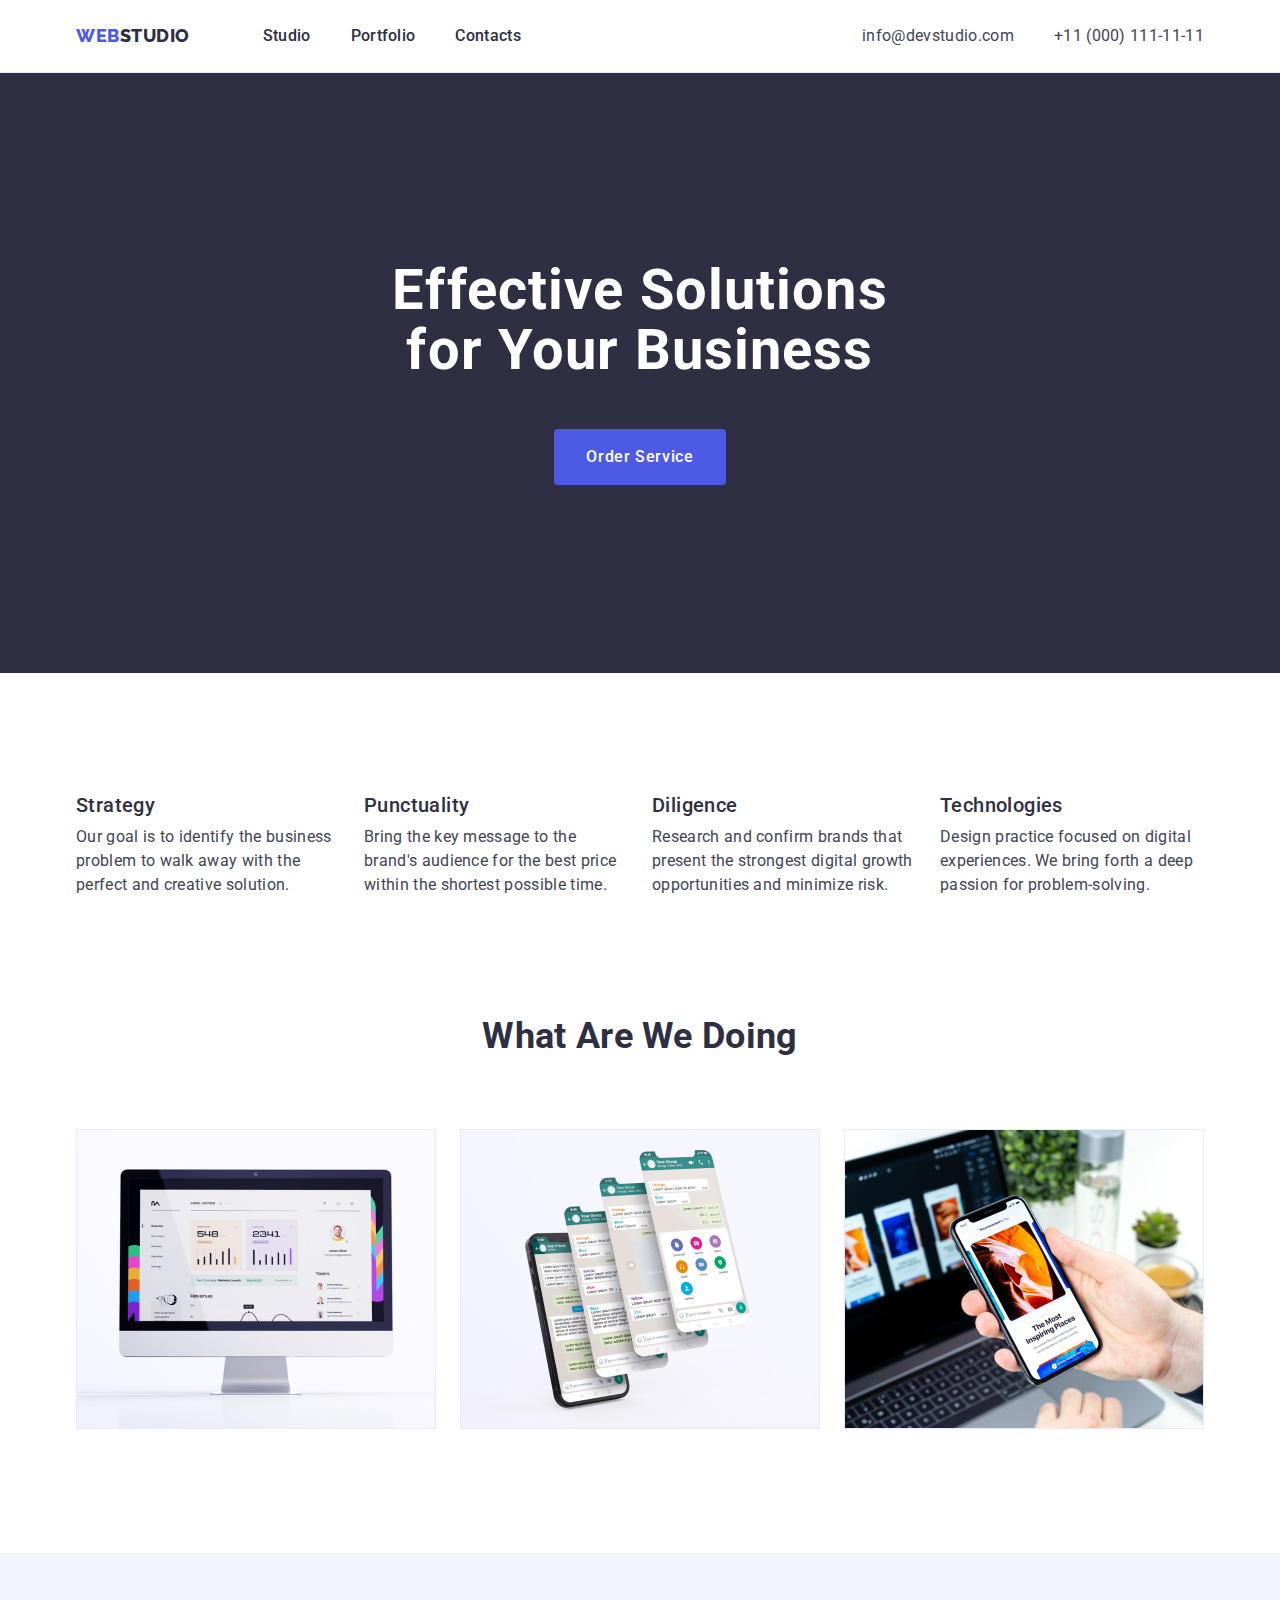
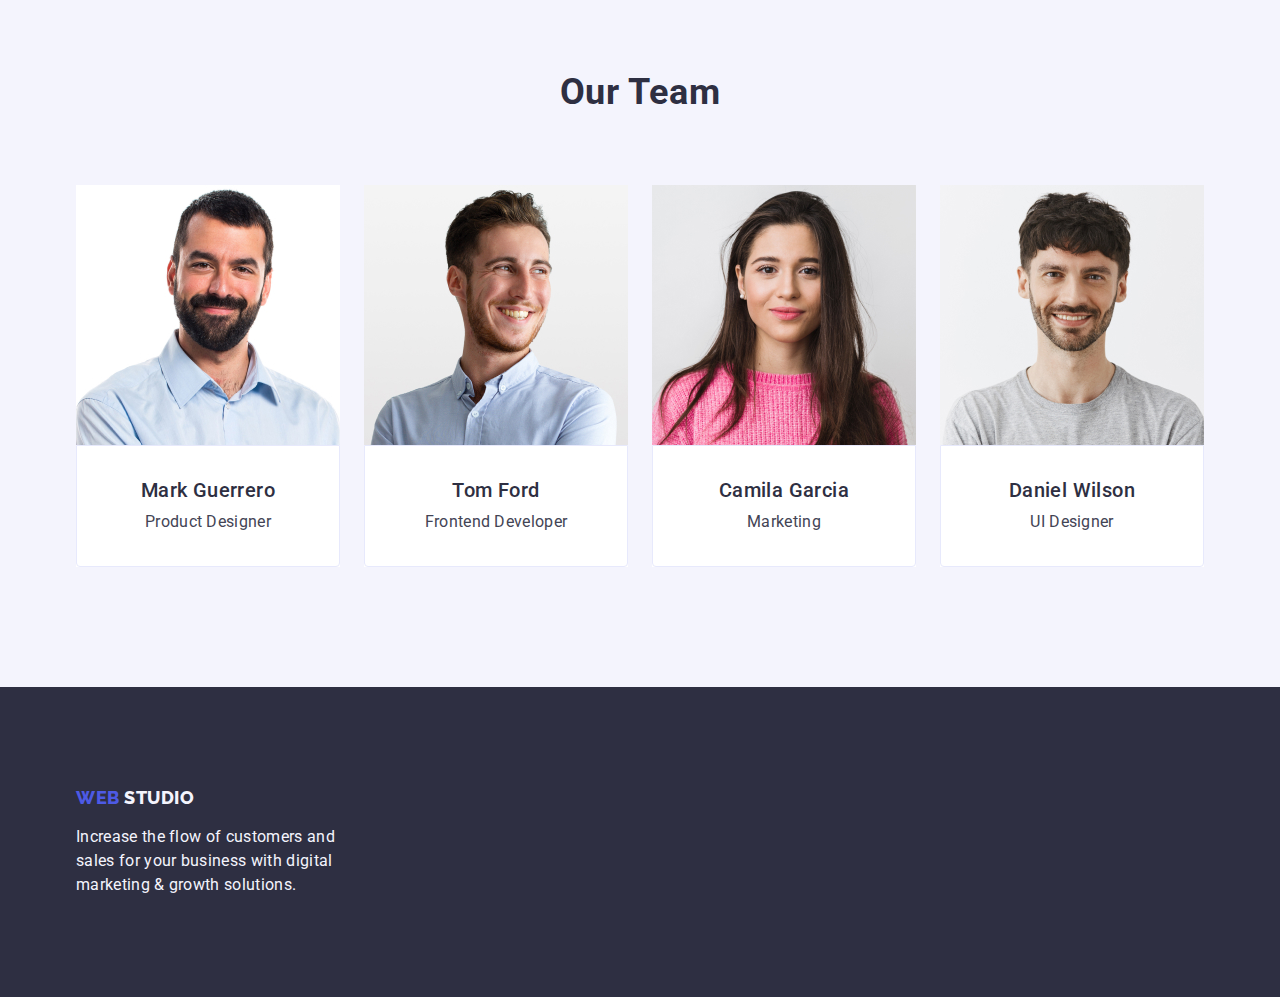
<file: index.html>
<!DOCTYPE html>
<html lang="en">

<head>
    <meta charset="UTF-8">
    <meta http-equiv="X-UA-Compatible" content="IE=edge">
    <meta name="viewport" content="width=device-width, initial-scale=1.0">
    <title>WebStudio</title>
    <link rel="preconnect" href="https://fonts.googleapis.com">
<link rel="preconnect" href="https://fonts.gstatic.com" crossorigin>
<link href="https://fonts.googleapis.com/css2?family=Montserrat:ital,wght@0,400;1,700&family=Raleway:wght@800&family=Roboto:wght@400;500;700;900&display=swap" rel="stylesheet">
<link rel="stylesheet" href="https://cdnjs.cloudflare.com/ajax/libs/modern-normalize/1.1.0/modern-normalize.min.css">

    <link rel="stylesheet" href="./css/styles.css">
</head>

<body>
    <header class="header">
        <div class="container  header-container">
        <nav class="header-navigation">
        <a  class="header-logo link" href="./index.html" >
            Web <span class="header-logotype">Studio</span></a>
            <ul class="header-list list">
                
                <li class="header-item"><a class="header-link link" href="./index.html">Studio</a></li>
                <li class="header-item"><a class="header-link link" href="./portfolio.html">Portfolio</a></li>
                <li class="header-item"><a class="header-link link" href="">Contacts</a></li>

            </ul>
    </nav>
    <address class="address">
        <ul class="header-list list  ">
            <li ><a class="header-mail link" href="mailto:info@devstudio.com">info@devstudio.com</a></li>
            <li><a class="header-phone link" href="tel:+110001111111">+11 (000) 111-11-11</a></li>
        </ul>
    </address>
    </div>
    </header>
    <main class="main-subtitles">
     <section class="hero" >

    <h1 class="hero-title">
        Effective Solutions for Your Business
    </h1>
    <button type="button" class="hero-button">Order Service</button>
    
    </section>
        <section class="section-one">
            <div class="container">
            <h2 hidden class="hidden-header">section two</h2>
           <ul class="feature-list list" >
           <li class="item">
             <h3 class="post">Strategy
            </h3>
            <p class="text">Our goal is to identify the business
                problem to walk away with the perfect and creative solution.</p>
                </li>
                <li class="item">
            <h3 class="post" >
                Punctuality
            </h3>
            <p class="text" >Bring the key message to the brand's audience for the best price within the shortest possible time.</p>
            </li>
            <li class="item" >
            <h3 class="post" >
                Diligence
            </h3>
            <p class="text" >Research and confirm brands that present the strongest digital growth opportunities and minimize risk.
            </p>
            </li>
            <li class="item">
            <h3 class="post" >
                Technologies
            </h3>
            <p class="text">Design practice focused on digital experiences. We bring forth a deep passion for problem-solving.</p>
            </li>
</ul>

</div>
        </section>
        <section  class="section-three">
            <div class="container">
            <h2 class="hero-title-two">What are we doing</h2>
            <ul class="paintings-list list" >
                <li>
                    <img src="./images/img1.jpg" alt="computer with progressive data" width="360"/>
                </li>
                <li>
                    <img src="./images/functions.jpg" alt="phone with programs" width="360"/>
                </li>
                <li>
                    <img src="./images/mobile.jpg" alt="phone in hand on computer background" width="360"/>
                </li>
            </ul>
            </div>
        </section>
   
    <section class="section-four">
        <div class="container">
       <h2 class="section-four-title" >Our Team</h2>

   <ul class="list section-four-list" >
    <li class="section-four-item">
        <img class="section-four-img"
        src="./images/img.jpg" alt="Product Designer" width="264"/>
        <div class="cards">
        <h3 class="section-four-photo">Mark Guerrero</h3>
        <p class="profession">Product Designer </p>
        </div>
        </li>
        <li class="section-four-item">

        <img class="section-four-img"
         src="./images/img(1).jpg" alt="Frontend Developer" width="264"/>
        <div class="cards">
        <h3 class="section-four-photo">Tom Ford</h3>
        <p class="profession">Frontend Developer</p>
        </div>
        </li>
        <li class="section-four-item">

        <img class="section-four-img"
         src="./images/img(2).jpg" alt="Marketing" width="264"/>
        <div class="cards">
        <h3 class="section-four-photo">Camila Garcia</h3>
        
        <p class="profession" >Marketing</p>
        </div>
        </li>
        <li class="section-four-item">

        <img class="section-four-img"
         src="./images/img(3).jpg" alt="UI Designer" width="264"/>
        <div class="cards">
        <h3 class="section-four-photo">Daniel Wilson</h3>
        <p class="profession" >UI Designer</p>
        </div>
        </li>
</ul>
</div>
    </section>
    </main>
    <footer class="footer" >
    <div class="container">
<a class="footer-logo link" href="./index.html">
    Web <span class="footer-logotype">Studio</span></a>
<div class="footer-content">
<p class="footer-text">Increase the flow of customers and sales for your business with digital marketing & growth solutions.</p>
</div>
</div>
    </footer>
    
</body>

</html>
</file>
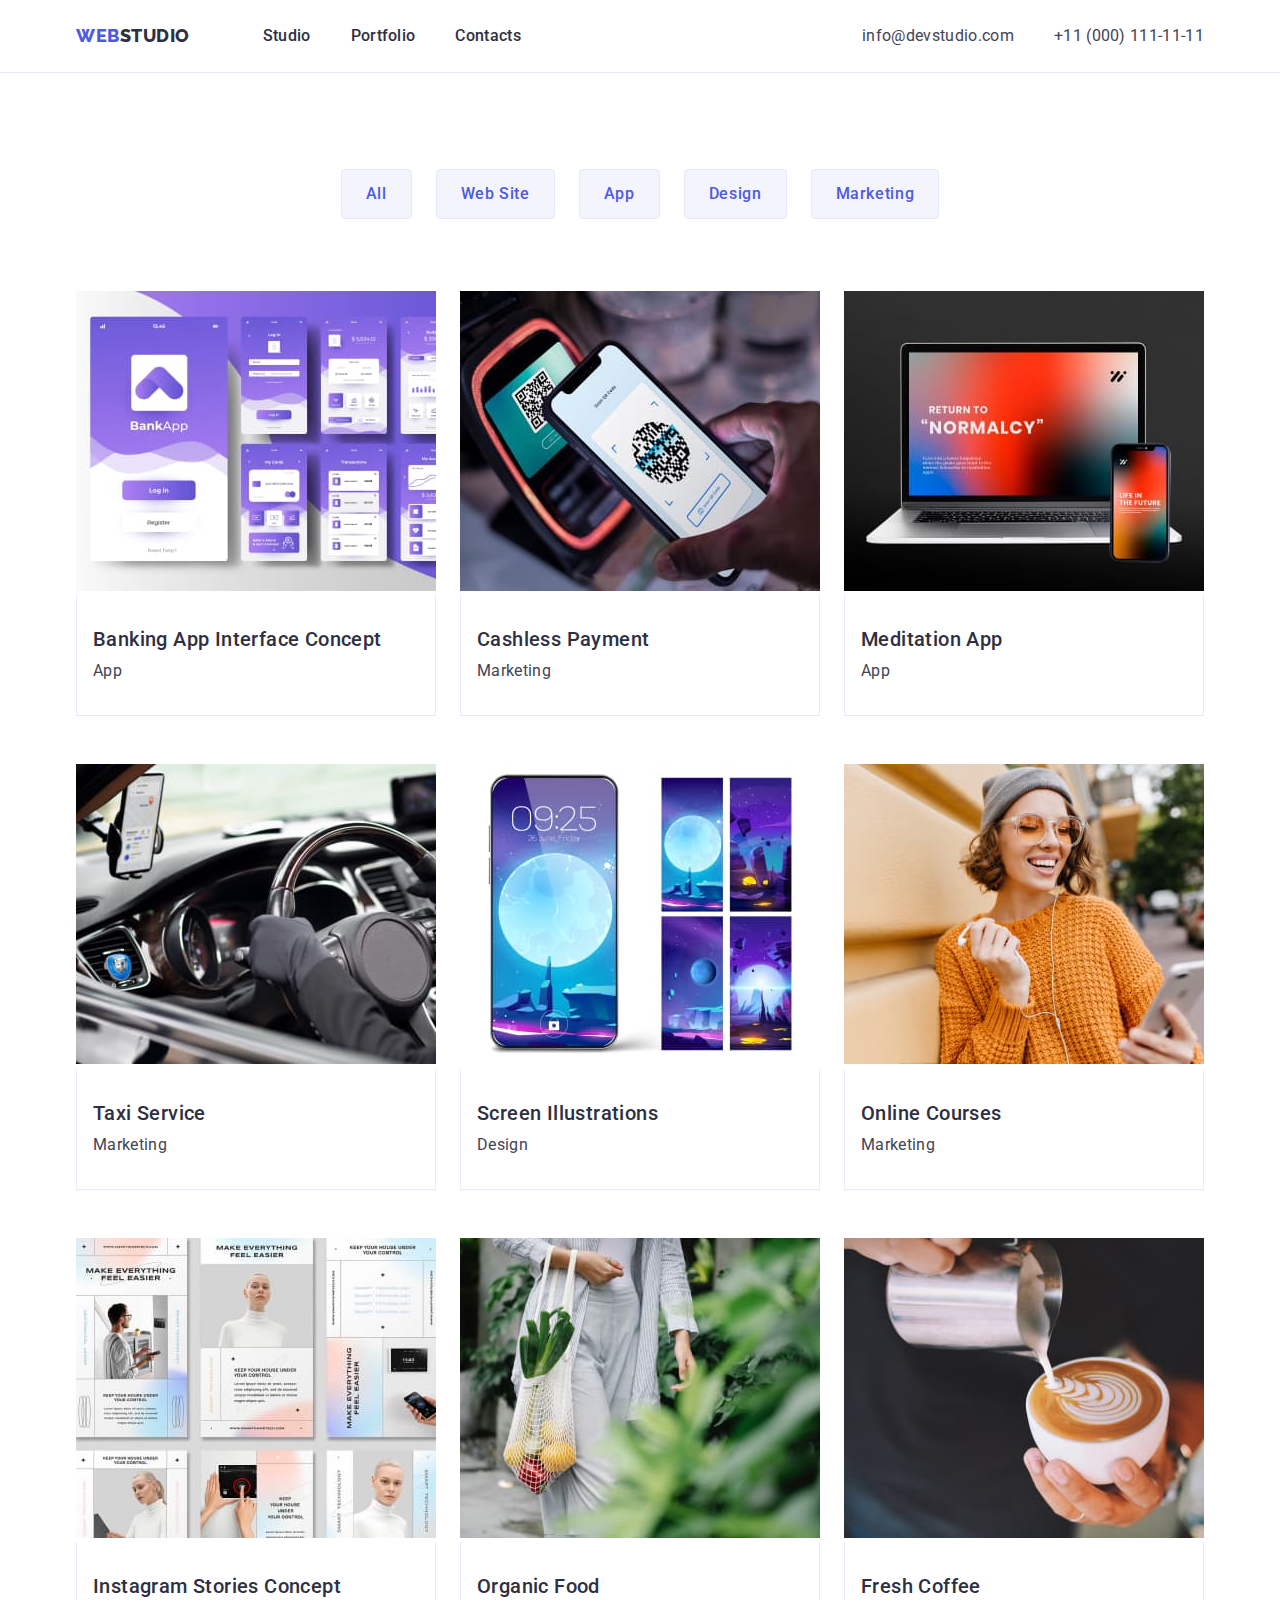
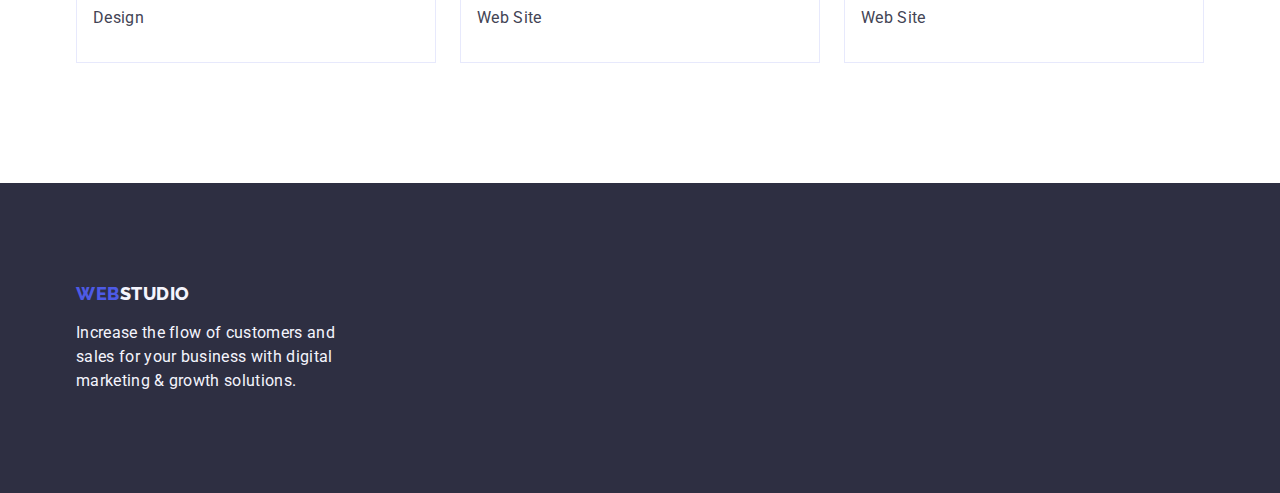
<file: portfolio.html>
<!DOCTYPE html>
<html lang="en">

<head>
    <meta charset="UTF-8">
    <meta http-equiv="X-UA-Compatible" content="IE=edge">
    <meta name="viewport" content="width=device-width, initial-scale=1.0">
    <title>Portfolio</title>
    <link rel="preconnect" href="https://fonts.googleapis.com">
    <link rel="preconnect" href="https://fonts.gstatic.com" crossorigin>
    <link href="https://fonts.googleapis.com/css2?family=Montserrat:ital,wght@0,400;1,700&family=Raleway:wght@800&family=Roboto:wght@400;500;700;900&display=swap" rel="stylesheet">
    <link rel="stylesheet" href="https://cdnjs.cloudflare.com/ajax/libs/modern-normalize/1.1.0/modern-normalize.min.css">
        <link rel="stylesheet" href="./css/styles.css">
</head>
<body>
    <header   class="header">
        <div class="container header-container">
        <nav class="header-navigation">
            <a class="header-logo link"  href="./index.html">
                Web<span class="header-logotype">Studio</span></a>
            <ul class="header-list list">

                <li  class="header-item"><a class="header-link link" href="./index.html">Studio</a></li>
                <li  class="header-item"><a class="header-link link"  href="./portfolio.html">Portfolio</a></li>
                <li  class="header-item"><a class="header-link link" href="">Contacts</a></li>

            </ul>
        </nav>
        <address class="address">
            <ul class="header-list list" >
                <li class="item"><a class="header-mail link" href="mailto:info@devstudio.com">info@devstudio.com</a></li>
                <li class="item"><a class="header-phone link" href="tel:+110001111111">+11 (000) 111-11-11</a></li>
            </ul>
        </address>
        </div>
        </header>
        <main>
            <section class="portfolio">
            <div class="container">
            <h1 hidden>Service</h1>
            <ul class="portfolio-list-btn list">
                <li class="work-item"><button type="button" class="portfolio-btn">All</button></li>
                <li class="work-item"><button type="button" class="portfolio-btn">Web Site</button></li>
                <li class="work-item"><button type="button" class="portfolio-btn">App</button></li>
                <li class="work-item"><button type="button" class="portfolio-btn">Design</button></li>
                <li class="work-item"><button type="button" class="portfolio-btn">Marketing</button></li>
                </div>
            </ul>
            <div class="container">
                
            <ul class="portfolio-title list">
                <li class="flex-container">
                    <a  class="link" href="#">
                        <img src="./images/app.jpg" width="360" alt="mobile banking app">
                        <div class="cards-portfolio">
                    <h2 class="service-title">Banking App Interface Concept</h2>
                    <p class="service-text">App</p>
                    </div>
                    </a>   
                </li>
                <li class="flex-container" >
                    <a  class="link" href="#">
                        <img src="./images/screenshot.jpg" width="360" alt="payment by phone">
                        <div class="cards-portfolio">
                        <h2 class="service-title">Cashless Payment</h2>
                        <p class="service-text">Marketing</p>
                        </div>
                        </a>
                </li>
                <li class="flex-container">
                    <a class="link" href="#">
                    <img src="./images/computer.jpg" width="360" alt="laptop and phone">
                    <div class="cards-portfolio">
                        <h2 class="service-title">Meditation App</h2>
                        <p class="service-text">App</p>
                        </div>
                        </a>
                </li>
                <li>
                    <a class="link" href="#">
                        <img src="./images/car.jpg" width="360" alt="interior of the car">
                        <div class="cards-portfolio">
                        <h2 class="service-title ">Taxi Service</h2>
                        <p class="service-text">Marketing</p>
                        </div>
                        </a>
                </li>
                <li>
                    <a class="link" href="#">
                        <img src="./images/phone.jpg" width="360" alt="phone">
                        <div class="cards-portfolio">
                        <h2 class="service-title">Screen Illustrations</h2>
                        <p class="service-text" >Design</p>
                        </div>
                        </a>
                </li>
                <li>
                    <a class="link" href="#">
                   <img src="./images/woman.jpg" width="360" alt="young woman">
                    <div class="cards-portfolio">
                        <h2 class="service-title">Online Courses</h2>
                     <p class="service-text">Marketing</p>
                    </div>
                        </a>
                </li>
                <li class="link">
                    <a class="link" href="#">
                 <img src="./images/cards.jpg" width="360" alt="Instagram app">
                <div class="cards-portfolio">
                        <h2 class="service-title" >Instagram Stories Concept</h2>
                        <p class="service-text">Design</p>
                        </div>
                    </a>
                </li>
                <li>
                    <a class="link" href="#">
                   <img src="./images/organic.jpg" width="360" alt="green food">
                    <div class="cards-portfolio">
                        <h2 class="service-title">Organic Food</h2>
                        <p class="service-text">Web Site</p>
                        </div>
                    </a>
                </li>
                <li>
                    <a class="link" href="#">
              <img src="./images/coffee.jpg" width="360" alt="cup coffee">
            <div class="cards-portfolio">
                        <h2 class="service-title" >Fresh Coffee</h2>
                        <p class="service-text">Web Site</p>
                        </a>
                </li>
            </ul>
           
            </div>
        </section>

        </main>
        <footer class="footer" >
            <div class="container">
            <a class="footer-logo link" href="./index.html">Web<span class="footer-logotype">Studio</span></a>
            <div class="footer-content">
            <p class="footer-text">Increase the flow of customers and sales for your business with digital marketing & growth solutions.</p>
            </div>
            </div>
        </footer>
        
        </body>
        
        </html>
</file>
<file: css/styles.css>
:root {
 --main-title-color: #ffffff;
 --second-color: #2e2f42;
--main-btn-color: #404bbf;
--second-btn-color: #4D5AE5;
--address-color: #434455;
--first-logo-color: #4d5ae5;
--footer-second-color: #f4f4fd;
--main-text-color: #434455;
--border-portfolio: #e7e9fc;
}
html {
    box-sizing: border-box;

}
*,
*::before,
*::after {
    box-sizing: inherit;
}
p,
h1,
h2,
h3,
h4,
h5,
h6 {
    margin: 0;
}
ul {
    margin: 0;
    padding-left: 0;
}
.images {
    display: block;
    max-width: 100%;
    height: auto;
}
body{
    font-family: 'Roboto', sans-serif;
    letter-spacing: 0.02em;
    color: #434455;
    background-color: var(--main-title-color);
    }
.list{
    padding: 0;
     margin: 0;
    list-style: none ;
}
.link{
    text-decoration: none ;
}
.container {
    width: 1158px;
    padding-left: 15px;
    padding-right: 15px;
    margin-left: auto;
    margin-right: auto;
}
.header {
background-color: var(--main-title-color);
border-bottom: 1px solid var(--border-portfolio);
}
.header-container{
    display: flex;
    align-items: center;
    }
.header-navigation{
display: flex;
align-items: center;
margin-right: auto;
}
.header-logo {
    margin-right: 72px;
    font-family:  'Raleway', sans-serif;
     font-style: normal;
     font-weight: 800;
     font-size: 18px;
     line-height: 1.17;
    display: flex;
     letter-spacing:  0.03em;
     text-transform: uppercase;
    color: var(--first-logo-color)
}
.header-logotype {
width: 71px;
height: 21px;
font-family: 'Raleway';
font-weight: 800;
font-size: 18px;
line-height: 1.17;
display: flex;
letter-spacing: 0.03em;
text-transform: uppercase;
color: var(--second-color); 
}
.footer-logo{
    font-family: 'Raleway', sans-serif;
    font-weight: 800;
    font-size: 18px;
    line-height: 1.17;
    letter-spacing: 0.03em;
    text-transform: uppercase;
    color: var(--first-logo-color)
}
.header-navigation{
    display: flex;
    align-items: center;
}
.header-item:not(:last-child) {
    margin-right: 40px;
}
.header-list{
 display: flex;
}
.header-item {
    font-weight: 500;
    font-size: 16px;
    line-height: 1.5; 
    color: var(--second-color);}
  .header-list:hover {
      color: var(--main-btn-color);
  }
.header-list:focus {
      color: var(--main-btn-color);
  }
.header-link:hover{color: var(--main-btn-color); }

.header-link:focus{ color: var(--main-btn-color);}
.header-link {
display: block;
padding-top: 24px;
padding-bottom: 24px;
font-weight: 500;
font-size: 16px;
line-height: 1.5; 
letter-spacing: 0.02em;
 color: var(--second-color);
}
.address {
    font-style: normal;
    font-weight: 400;
    line-height: 1.5;
    color: var(--address-color);
   }

.header-mail {
font-weight: 400;
font-size: 16px;
line-height: 1.5;
letter-spacing: 0.02em;
color: var(--address-color);  
}
.header-mail:hover {
    color: var(--main-btn-color);
}
.header-mail:focus {
    color: var(--main-btn-color);
}
.header-phone {
    margin-left: 40px;
    font-weight: 400;
    font-size: 16px;
    line-height: 1.5;
    letter-spacing: 0.02em;
    color: var(--address-color);
}

.header-phone:hover {
    color: var(--main-btn-color);
}
.header-phone:focus {
    color: var(--main-btn-color);
}

.hero {
padding-top: 188px;
padding-bottom: 188px;
background-color: var(--second-color);
text-align: center;
}
.hero-button:hover{ 
    background-color: var(--main-btn-color);
}
.hero-button:focus{ 
color:var(--main-btn-color) ;
background-color: var(--main-btn-color); 
}
.hero-button{
min-width: 169px;
height: 56px;
font-family: 'Roboto', sans-serif;
font-weight: 500;
font-size: 16px;
line-height: 1.5;
letter-spacing: 0.04em;
color: var(--main-title-color);
background-color: var(--second-btn-color);
cursor: pointer;
border-radius: 4px;
border: none;
padding: 16px 32px;

}
.hero-title{
    
margin-left: auto;
margin-right: auto;
width: 496px;
font-weight: 700;
font-size: 56px;
line-height: 1.07;
text-align: center;
letter-spacing: 0.02em;
color: var(--main-title-color);
margin-bottom: 48px;
}
.section-one{
padding-top: 120px;
}

.feature-list{

display: flex;
gap: 24px;
}
.feature-list .item{
width: 264px;
}
.post{
margin-bottom: 8px;
font-weight: 500;
font-size: 20px;
line-height: 1.2;
letter-spacing: 0.02em;
color: var(--second-color);
}
.text{
font-weight: 400;
font-size: 16px;
line-height: 1.5;
letter-spacing: 0.02em;
color: var(--main-text-color);
}
.section-three{
    padding-top: 120px;
    padding-bottom: 120px;
    
}
.hero-title-two{
font-size: 36px;
line-height: 1.11;
text-align: center;
text-transform: capitalize;
 color: var(--second-color);
 margin-bottom: 72px;
}
.paintings-list{
display: flex;
gap: 24px;

}
.section-four-title{
font-size: 36px;
line-height: 1.11;
text-align: center;
text-transform: capitalize;
letter-spacing: 0.02em;
color: var(--second-color);

} 
.section-four-list{
margin-top: 72px;
display: flex;


gap: 24px;
}
.section-four-img{
    display: block;
}
.section-four{
padding-top: 120px;
padding-bottom: 120px;
background:var(--footer-second-color);
}
.section-four-photo{
    margin-bottom: 8px;
    text-align: center;
    font-weight: 500;
    font-size: 20px;
    line-height: 1.2;
    letter-spacing: 0.02em;
    color: var(--second-color);
}
.cards-portfolio{
    padding-top: 32px;
    padding-bottom: 32px;
    padding-left: 16px;
    border: 1px solid var(--border-portfolio);
    border-top: none;
    gap: 8px;
    }
.cards{
    padding-top: 32px;
    padding-bottom: 32px;
    border: 1px solid var(--border-portfolio);
    
    border-radius: 0px 0px 4px 4px;
    }
.section-four-item{
    background-color: var(--main-title-color);
}
.profession{
    text-align: center;
    line-height: 1.5;
    letter-spacing: 0.02em;
    color: var(--main-text-color);
}
.footer{
padding-top: 100px;
padding-bottom: 100px;
background-color: var(--second-color);
}
.footer-logotype{
    color: var(--footer-second-color);

}
.footer-text{
    
margin-top: 16px;
font-weight: 400;
font-size: 16px;
line-height: 1.5;
letter-spacing: 0.02em;
color: var(--footer-second-color);
}
.footer-content{
    width: 264px;
}
.root{
    background-color: var(--main-title-color);
}
.list{
    list-style: none ;
}
.link{
    text-decoration: none ;}
.header {
    background-color: var(--main-title-color);
}
.header-logo {
    font-family:  'Raleway', sans-serif;;
     font-weight: 800;
     font-size: 18px;
     line-height: 1.17;
     display: flex;
     letter-spacing:  0.03em;
     text-transform: uppercase;
    color: var(--first-logo-color);
}
.address{
line-height: 1.5;
color: var(--address-color);
 }
.header-link {
font-weight: 500;
font-size: 16px;
line-height: 1.5; 
letter-spacing: 0.02em;
color: var(--second-color);
}
 .header-mail {
font-weight: 400;
font-size: 16px;
line-height: 1.5;
letter-spacing: 0.02em;
color: var(--address-color);  
}
 .header-phone {
font-weight: 400;
font-size: 16px;
line-height: 1.5;
letter-spacing: 0.02em;
color: var(--address-color);
}
.portfolio{
padding-top: 96px;
padding-bottom: 120px;

font-family: 'Roboto', sans-serif ; 
}
.portfolio-btn  {
    
padding-left: 24px;
padding-right: 24px;
padding-top: 12px;
padding-bottom: 12px;
border: 1px solid var(--border-portfolio);
font-family: 'Roboto', sans-serif ;
font-size: 16px;
font-weight: 500;
line-height: 1.5;
letter-spacing: 0.04em;
cursor: pointer;
border-radius: 4px;
background: var(--footer-second-color);
color: var(--second-btn-color);
}
.portfolio-list-btn{
display: flex;
justify-content: center;

}
.portfolio-list-btn .work-item + .work-item {
    margin-left: 24px;
}
.portfolio-title{
display: flex;
 flex-wrap: wrap;
margin-top: 72px;

gap: 48px 24px;
}
.flex-container{

width: calc((100% - 48px) / 3);
}
.portfolio-btn:hover{color: var(--main-title-color) ;
  background-color: var(--main-btn-color);  
}
.portfolio-btn:focus{color: var(--main-title-color) ;
    background-color: var(--main-btn-color);}
.work-item {
  font-family:'Roboto',sans-serif ;
  font-style: normal;
   font-size: 16px;
   line-height: 1.5; 
  letter-spacing: 0.04em;  
}
 .list-style{
list-style:  none;
color: var(--second-color);}
.service-title{
margin-bottom: 8px;
    font-weight: 500;
    font-size: 20px;
    line-height: 1.2;
    letter-spacing: 0.02em;
    color: var(--second-color);
}
.service-text{
    
    font-size: 16px;
    line-height: 1.5;
    letter-spacing: 0.02em;
    color:var(--address-color);
}
</file>
